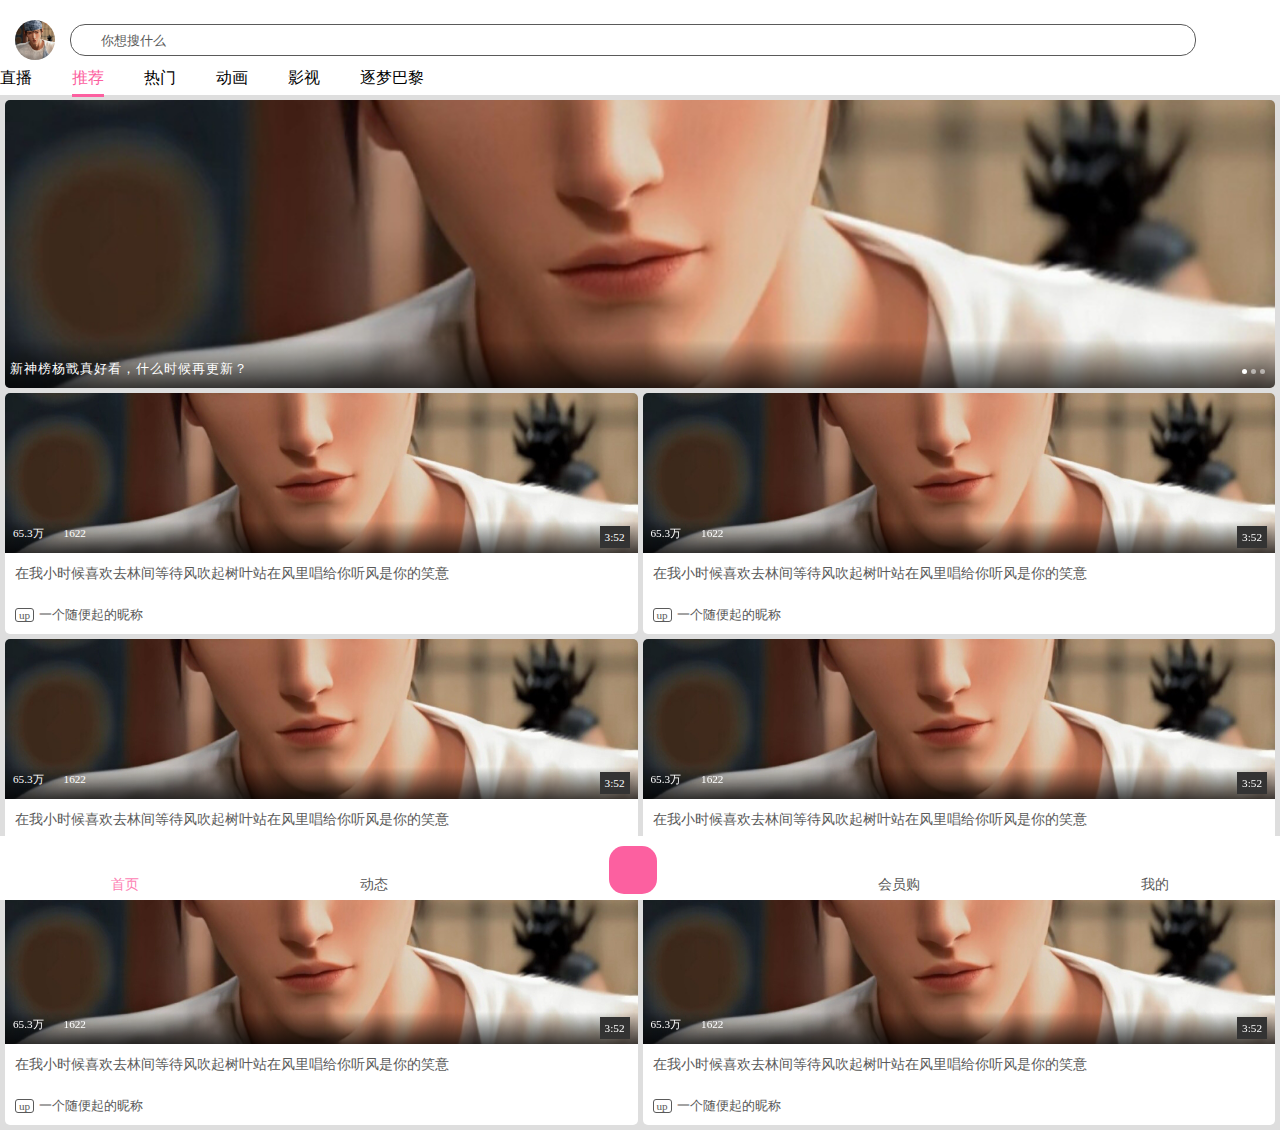
<file: index.html>
<!DOCTYPE html>
<html lang="en">

<head>
  <meta charset="UTF-8">
  <meta name="viewport" content="width=device-width, initial-scale=1.0">
  <title>video website</title>
  <link rel="stylesheet" href="https://cdnjs.cloudflare.com/ajax/libs/font-awesome/6.6.0/css/all.min.css"
    integrity="sha512-Kc323vGBEqzTmouAECnVceyQqyqdsSiqLQISBL29aUW4U/M7pSPA/gEUZQqv1cwx4OnYxTxve5UMg5GT6L4JJg=="
    crossorigin="anonymous" referrerpolicy="no-referrer" />
  <link rel="stylesheet" href="./css/style.css">
</head>

<body>
  <nav class="nav index-nav grid">
    <div class="nav-center grid">
      <div class="nav-left">
        <div class="user-img nav-img">
          <img src="./image/pic.jpg" alt="">
        </div>
      </div>
      <div class="nav-middle relative">
        <i class="icon-left fa-solid fa-magnifying-glass"></i>
        <input type="text" placeholder="你想搜什么">
      </div>
      <div class="nav-right flex">
        <i class="fa-solid fa-gamepad"></i>
        <i class="fa-solid fa-envelope"></i>
      </div>
    </div>
  </nav>
  <div class="option-sticky-container sticky">
    <div class="page-option-container relative">
      <ul class="page-options flex">
        <li class="page-option">直播</li>
        <li class="page-option selected">推荐</li>
        <li class="page-option">热门</li>
        <li class="page-option">动画</li>
        <li class="page-option">影视</li>
        <li class="page-option">逐梦巴黎</li>
        <!-- <li class="page-option">仙侠夜</li> -->
      </ul>
      <div class="option-right flex"><i class="fa-solid fa-bars"></i></div>
    </div>
  </div>

  <main class="index">
    <!-- 轮播图 -->
    <div class="carousel-container relative">
      <div class="carousel-img relative"><img src="./image/pic.jpg" alt="">
        <div class="carousel-footer flex">
          <p class="carousel-text">新神榜杨戬真好看，什么时候再更新？</p>
        </div>
      </div>
      <div class="carousel-circle">
        <a class="selected" href=""></a>
        <a href=""></a>
        <a href=""></a>
      </div>
    </div>
    <div class="videos-container grid">
      <!-- single item -->
      <a href="./video.html">
        <article class="video-card">
          <div class="video-img relative">
            <img src="./image/pic.jpg" alt="">
            <div class="video-play-info flex">
              <div class="video-play-left">
                <span class="play-num"><i class="fa-solid fa-circle-play"></i> 65.3万</span>
                <span class="bullet-num"><i class="fa-solid fa-list"></i> 1622</span>
              </div>
              <div class="video-play-right">
                <span class="video-length">3:52</span>
              </div>
            </div>
          </div>
          <div class="video-intro">
            <div class="video-title">
              <p class="title-text">在我小时候喜欢去林间等待风吹起树叶站在风里唱给你听风是你的笑意</p>
            </div>
            <div class="video-card-footer flex">
              <div class="card-footer-left flex">
                <div class="status up"><span>up</span></div>
                <div class="publisher"><span>一个随便起的昵称</span></div>
              </div>
              <div class="card-footer-right">
                <i class="fa-solid fa-ellipsis-vertical"></i>
              </div>
            </div>
          </div>
        </article>
      </a>
      <!-- end of single item -->
      <!-- single item -->
      <a href="./video.html">
        <article class="video-card">
          <div class="video-img relative">
            <img src="./image/pic.jpg" alt="">
            <div class="video-play-info flex">
              <div class="video-play-left">
                <span class="play-num"><i class="fa-solid fa-circle-play"></i> 65.3万</span>
                <span class="bullet-num"><i class="fa-solid fa-list"></i> 1622</span>
              </div>
              <div class="video-play-right">
                <span class="video-length">3:52</span>
              </div>
            </div>
          </div>
          <div class="video-intro">
            <div class="video-title">
              <p class="title-text">在我小时候喜欢去林间等待风吹起树叶站在风里唱给你听风是你的笑意</p>
            </div>
            <div class="video-card-footer flex">
              <div class="card-footer-left flex">
                <div class="status up"><span>up</span></div>
                <div class="publisher"><span>一个随便起的昵称</span></div>
              </div>
              <div class="card-footer-right">
                <i class="fa-solid fa-ellipsis-vertical"></i>
              </div>
            </div>
          </div>
        </article>
      </a>
      <!-- end of single item -->
      <!-- single item -->
      <a href="./video.html">
        <article class="video-card">
          <div class="video-img relative">
            <img src="./image/pic.jpg" alt="">
            <div class="video-play-info flex">
              <div class="video-play-left">
                <span class="play-num"><i class="fa-solid fa-circle-play"></i> 65.3万</span>
                <span class="bullet-num"><i class="fa-solid fa-list"></i> 1622</span>
              </div>
              <div class="video-play-right">
                <span class="video-length">3:52</span>
              </div>
            </div>
          </div>
          <div class="video-intro">
            <div class="video-title">
              <p class="title-text">在我小时候喜欢去林间等待风吹起树叶站在风里唱给你听风是你的笑意</p>
            </div>
            <div class="video-card-footer flex">
              <div class="card-footer-left flex">
                <div class="status up"><span>up</span></div>
                <div class="publisher"><span>一个随便起的昵称</span></div>
              </div>
              <div class="card-footer-right">
                <i class="fa-solid fa-ellipsis-vertical"></i>
              </div>
            </div>
          </div>
        </article>
      </a>
      <!-- end of single item -->
      <!-- single item -->
      <a href="./video.html">
        <article class="video-card">
          <div class="video-img relative">
            <img src="./image/pic.jpg" alt="">
            <div class="video-play-info flex">
              <div class="video-play-left">
                <span class="play-num"><i class="fa-solid fa-circle-play"></i> 65.3万</span>
                <span class="bullet-num"><i class="fa-solid fa-list"></i> 1622</span>
              </div>
              <div class="video-play-right">
                <span class="video-length">3:52</span>
              </div>
            </div>
          </div>
          <div class="video-intro">
            <div class="video-title">
              <p class="title-text">在我小时候喜欢去林间等待风吹起树叶站在风里唱给你听风是你的笑意</p>
            </div>
            <div class="video-card-footer flex">
              <div class="card-footer-left flex">
                <div class="status up"><span>up</span></div>
                <div class="publisher"><span>一个随便起的昵称</span></div>
              </div>
              <div class="card-footer-right">
                <i class="fa-solid fa-ellipsis-vertical"></i>
              </div>
            </div>
          </div>
        </article>
      </a>
      <!-- end of single item -->
      <!-- single item -->
      <a href="./video.html">
        <article class="video-card">
          <div class="video-img relative">
            <img src="./image/pic.jpg" alt="">
            <div class="video-play-info flex">
              <div class="video-play-left">
                <span class="play-num"><i class="fa-solid fa-circle-play"></i> 65.3万</span>
                <span class="bullet-num"><i class="fa-solid fa-list"></i> 1622</span>
              </div>
              <div class="video-play-right">
                <span class="video-length">3:52</span>
              </div>
            </div>
          </div>
          <div class="video-intro">
            <div class="video-title">
              <p class="title-text">在我小时候喜欢去林间等待风吹起树叶站在风里唱给你听风是你的笑意</p>
            </div>
            <div class="video-card-footer flex">
              <div class="card-footer-left flex">
                <div class="status up"><span>up</span></div>
                <div class="publisher"><span>一个随便起的昵称</span></div>
              </div>
              <div class="card-footer-right">
                <i class="fa-solid fa-ellipsis-vertical"></i>
              </div>
            </div>
          </div>
        </article>
      </a>
      <!-- end of single item -->
      <!-- single item -->
      <a href="./video.html">
        <article class="video-card">
          <div class="video-img relative">
            <img src="./image/pic.jpg" alt="">
            <div class="video-play-info flex">
              <div class="video-play-left">
                <span class="play-num"><i class="fa-solid fa-circle-play"></i> 65.3万</span>
                <span class="bullet-num"><i class="fa-solid fa-list"></i> 1622</span>
              </div>
              <div class="video-play-right">
                <span class="video-length">3:52</span>
              </div>
            </div>
          </div>
          <div class="video-intro">
            <div class="video-title">
              <p class="title-text">在我小时候喜欢去林间等待风吹起树叶站在风里唱给你听风是你的笑意</p>
            </div>
            <div class="video-card-footer flex">
              <div class="card-footer-left flex">
                <div class="status up"><span>up</span></div>
                <div class="publisher"><span>一个随便起的昵称</span></div>
              </div>
              <div class="card-footer-right">
                <i class="fa-solid fa-ellipsis-vertical"></i>
              </div>
            </div>
          </div>
        </article>
      </a>
      <!-- end of single item -->

    </div>
  </main>
  <footer class="footer">
    <div class="footer-center">
      <a href="./index.html">
        <div class="footer-icon side-icon selected">
          <i class="fa-solid fa-house"></i>
          <span class="footer-text">首页</span>
        </div>
      </a>
      <a href="./trend.html">
        <div class="footer-icon side-icon">
          <i class="fa-solid fa-newspaper"></i>
          <span class="footer-text">动态</span>
        </div>
      </a>
      <div class="footer-icon center-icon">
        <i class="fa-solid fa-plus"></i>
      </div>
      <a href="./purchase.html">
        <div class="footer-icon side-icon">
          <i class="fa-solid fa-bag-shopping"></i>
          <span class="footer-text">会员购</span>
        </div>
      </a>
      <a href="./mine.html">
        <div class="footer-icon side-icon">
          <i class="fa-solid fa-tv"></i>
          <span class="footer-text">我的</span>
        </div>
      </a>
    </div>
  </footer>
</body>

</html>
</file>
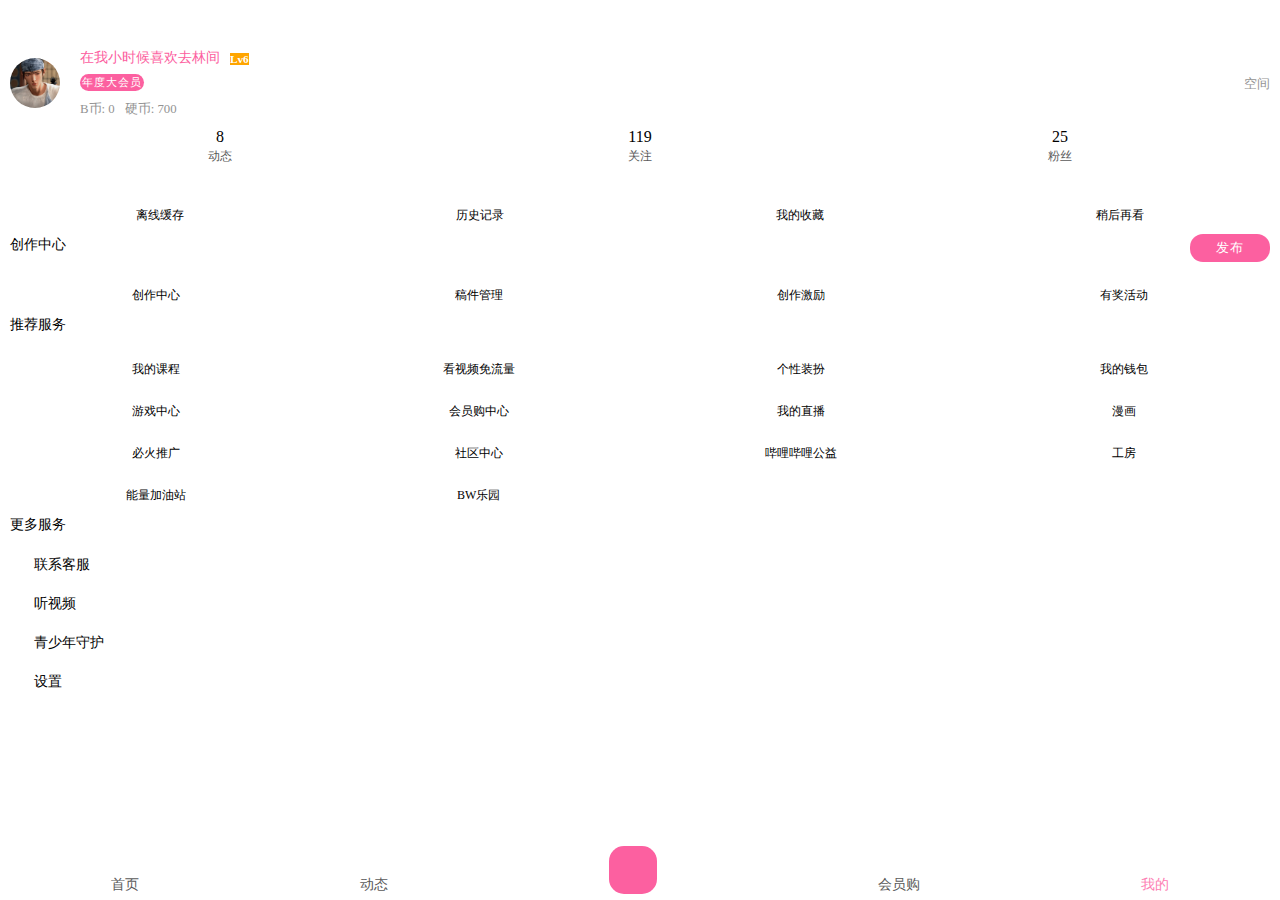
<file: mine.html>
<!DOCTYPE html>
<html lang="en">

<head>
  <meta charset="UTF-8">
  <meta name="viewport" content="width=device-width, initial-scale=1.0">
  <title>video website</title>
  <link rel="stylesheet" href="https://cdnjs.cloudflare.com/ajax/libs/font-awesome/6.6.0/css/all.min.css"
    integrity="sha512-Kc323vGBEqzTmouAECnVceyQqyqdsSiqLQISBL29aUW4U/M7pSPA/gEUZQqv1cwx4OnYxTxve5UMg5GT6L4JJg=="
    crossorigin="anonymous" referrerpolicy="no-referrer" />
  <link rel="stylesheet" href="./css/style.css">
</head>

<body>
  <div class="mine fixed-container relative">
    <div class="fixed">
      <nav class="nav mine-nav">
        <div class="nav-center mine-nav-center flex">
          <i class="fa-solid fa-tv"></i>
          <i class="fa-solid fa-expand"></i>
          <i class="fa-solid fa-shirt"></i>
          <i class="fa-solid fa-moon"></i>
        </div>
      </nav>
      <section class="mine-user">
        <div class="mine-user-center grid">
          <div class="mine-user-top flex">
            <div class="mine-user-left flex">
              <div class="user-img mine-user-img">
                <img src="./image/pic.jpg" alt="">
              </div>
              <div class="mine-user-intro">
                <div class="user-intro-firstline flex">
                  <p class="mine-name">在我小时候喜欢去林间</p>
                  <i class="fa-solid fa-pen-to-square"></i>
                  <div class="level"><span class="level-text level-6">Lv6</span></div>
                </div>
                <div class="user-intro-secondline">
                  <span class="vip-text btn-pink-white">年度大会员</span>
                </div>
                <div class="user-intro-thirdline flex">
                  <span class="money">B币: 0</span>
                  <span class="coin">硬币: 700</span>
                </div>
              </div>
            </div>
            <div class="mine-user-right">
              <span>空间 <i class="fa-solid fa-chevron-right"></i></span>
            </div>
          </div>
          <div class="mine-user-bottom grid">
            <div class="user-bottom-column mine-trend-num">
              <p class="user-num mine-trend-num-text">8</p>
              <span class="user-num-type">动态</span>
            </div>
            <div class="user-bottom-column mine-follow-num">
              <p class="user-num mine-follow-num-text">119</p>
              <span class="user-num-type">关注</span>
            </div>
            <div class="user-bottom-column mine-follower-num">
              <p class="user-num mine-follower-num-text">25</p>
              <span class="user-num-type">粉丝</span>
            </div>
          </div>
        </div>
      </section>
    </div>
  </div>
  <main class="mine">
    <div class="video-record grid">
      <div class="video-record-card">
        <i class="fa-solid fa-download"></i>
        <span class="video-record-type">离线缓存</span>
      </div>
      <div class="video-record-card">
        <i class="fa-solid fa-clock"></i>
        <span class="video-record-type">历史记录</span>
      </div>
      <div class="video-record-card">
        <i class="fa-solid fa-star"></i>
        <span class="video-record-type">我的收藏</span>
      </div>
      <div class="video-record-card">
        <i class="fa-solid fa-play"></i>
        <span class="video-record-type">稍后再看</span>
      </div>
    </div>
    <div class="mine-main">
      <div class="optional">
        <div class="mine-optional-title optional-title">
          <div class="optional-title-center mine-title-center">
            <p class="title-text">创作中心</p>
            <button class="title-right btn-pink-white createcenter-title-btn"><i class="fa-solid fa-upload"></i>
              发布</button>
          </div>
        </div>
        <div class="mine-optional-content optional-content createcenter-content">
          <div class="mine-optional-content-center optional-content-center four-column createcenter-content-center">
            <!-- single card -->
            <div class="mine-optional-card optional-card grid">
              <i class="fa-solid fa-lightbulb"></i>
              <span class="mine-optional-type optional-type">创作中心</span>
            </div>
            <!-- end of single card -->
          </div>
        </div>
      </div>
      <div class="optional">
        <div class="mine-optional-title optional-title">
          <div class="optional-title-center mine-title-center">
            <p class="title-text">推荐服务</p>
          </div>
        </div>
        <div class="mine-optional-content optional-content recommend-content">
          <div class="mine-optional-content-center optional-content-center four-column recommend-content-center">
            <!-- single card -->
            <div class="mine-optional-card optional-card grid">
              <i class="fa-solid fa-lightbulb"></i>
              <span class="mine-optional-type optional-type">创作中心</span>
            </div>
            <!-- end of single card -->
          </div>
        </div>
      </div>
      <div class="optional">
        <div class="mine-optional-title optional-title">
          <div class="optional-title-center mine-title-center">
            <p class="title-text">更多服务</p>
          </div>
        </div>
        <div class="mine-optional-content optional-content service-content">
          <div class="mine-optional-content-center optional-content-center nogrid service-content-center">
            <!-- single card -->
            <div class="mine-optional-card optional-card flex">
              <div class="optional-card-left">
                <i class="fa-solid fa-lightbulb"></i>
                <span class="service-optional-type nogrid-optional-type">联系客服</span>
              </div>
              <div class="optional-card-right"><i class="fa-solid fa-chevron-right"></i></div>
            </div>
            <!-- end of single card -->
            <!-- single card -->
            <div class="mine-optional-card optional-card flex">
              <div class="optional-card-left">
                <i class="fa-solid fa-lightbulb"></i>
                <span class="service-optional-type nogrid-optional-type">联系客服</span>
              </div>
              <div class="optional-card-right"><i class="fa-solid fa-chevron-right"></i></div>
            </div>
            <!-- end of single card -->
            <!-- single card -->
            <div class="mine-optional-card optional-card flex">
              <div class="optional-card-left">
                <i class="fa-solid fa-lightbulb"></i>
                <span class="service-optional-type nogrid-optional-type">联系客服</span>
              </div>
              <div class="optional-card-right"><i class="fa-solid fa-chevron-right"></i></div>
            </div>
            <!-- end of single card -->
            <!-- single card -->
            <div class="mine-optional-card optional-card flex">
              <div class="optional-card-left">
                <i class="fa-solid fa-lightbulb"></i>
                <span class="service-optional-type nogrid-optional-type">联系客服</span>
              </div>
              <div class="optional-card-right"><i class="fa-solid fa-chevron-right"></i></div>
            </div>
            <!-- end of single card -->
          </div>
        </div>
      </div>
    </div>
  </main>
  <footer class="footer">
    <div class="footer-center">
      <a href="./index.html">
        <div class="footer-icon side-icon">
          <i class="fa-solid fa-house"></i>
          <span class="footer-text">首页</span>
        </div>
      </a>
      <a href="./trend.html">
        <div class="footer-icon side-icon">
          <i class="fa-solid fa-newspaper"></i>
          <span class="footer-text">动态</span>
        </div>
      </a>
      <div class="footer-icon center-icon">
        <i class="fa-solid fa-plus"></i>
      </div>
      <a href="./purchase.html">
        <div class="footer-icon side-icon">
          <i class="fa-solid fa-bag-shopping"></i>
          <span class="footer-text">会员购</span>
        </div>
      </a>
      <a href="./mine.html">
        <div class="footer-icon side-icon selected">
          <i class="fa-solid fa-tv"></i>
          <span class="footer-text">我的</span>
        </div>
      </a>
    </div>
  </footer>
  <script src="./js/data.js"></script>
  <script src="./js/mine.js"></script>
</body>

</html>
</file>
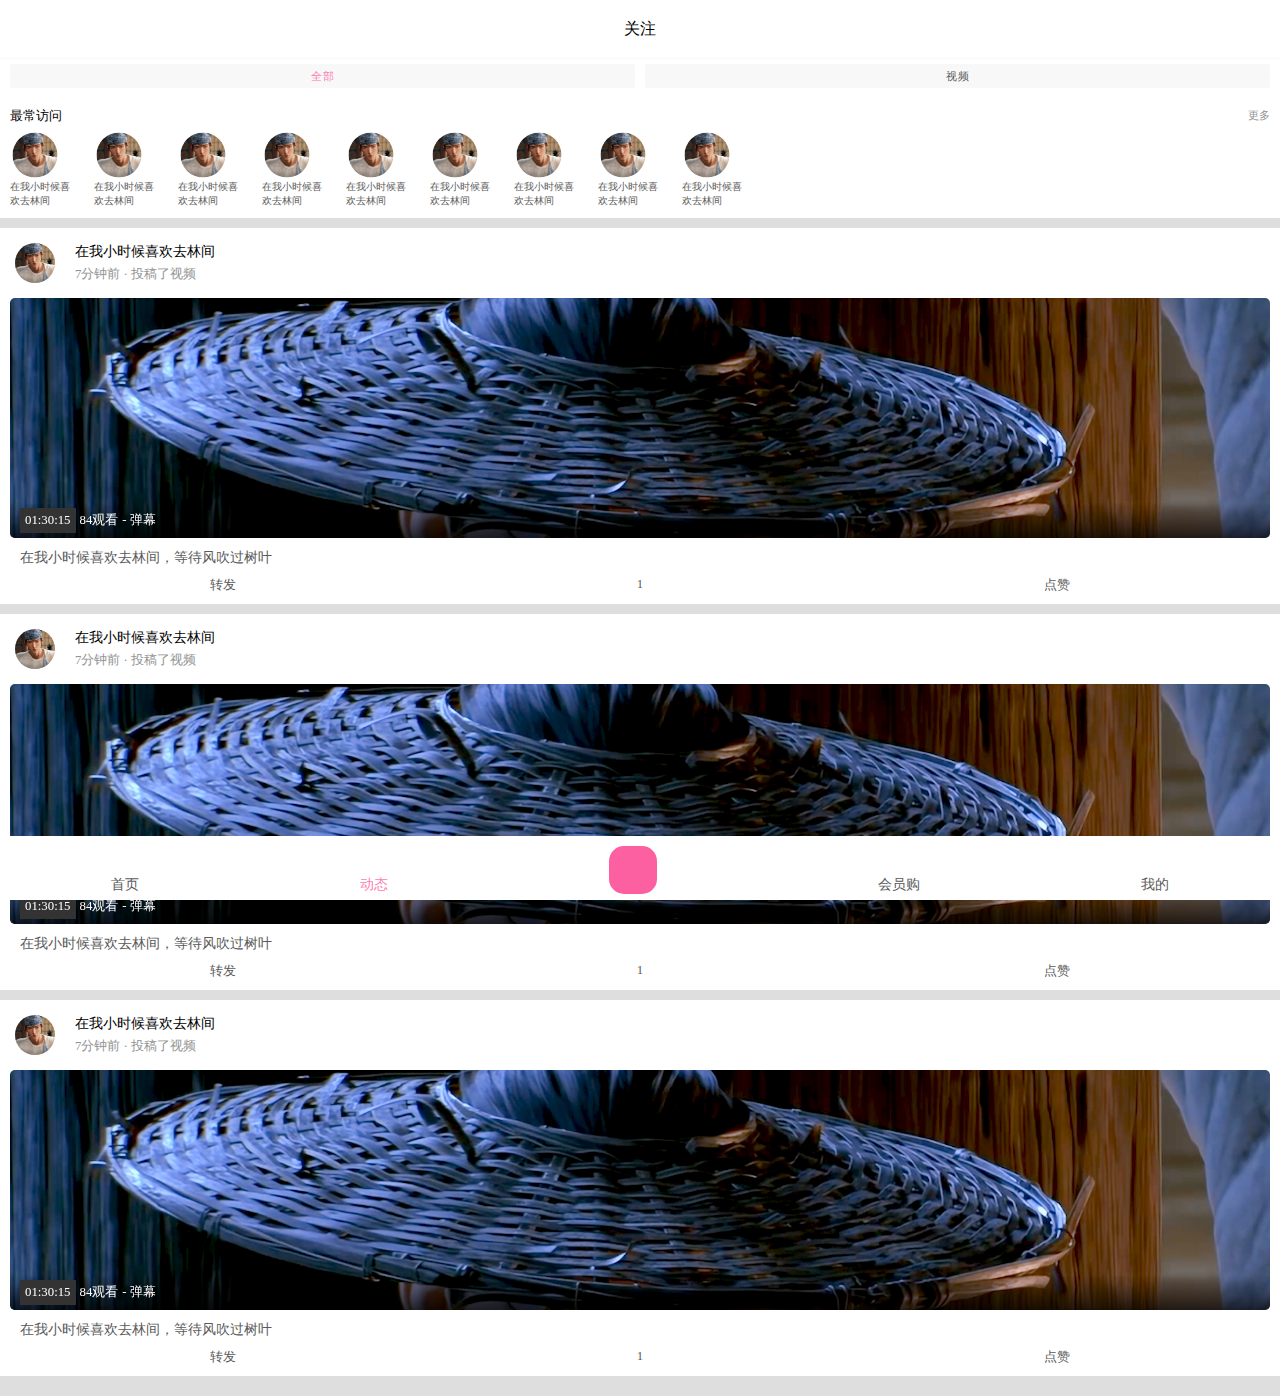
<file: trend.html>
<!DOCTYPE html>
<html lang="en">

<head>
  <meta charset="UTF-8">
  <meta name="viewport" content="width=device-width, initial-scale=1.0">
  <title>video website</title>
  <link rel="stylesheet" href="https://cdnjs.cloudflare.com/ajax/libs/font-awesome/6.6.0/css/all.min.css"
    integrity="sha512-Kc323vGBEqzTmouAECnVceyQqyqdsSiqLQISBL29aUW4U/M7pSPA/gEUZQqv1cwx4OnYxTxve5UMg5GT6L4JJg=="
    crossorigin="anonymous" referrerpolicy="no-referrer" />
  <link rel="stylesheet" href="./css/style.css">
</head>

<body>
  <nav class="nav trend-nav">
    <div class="nav-center grid">
      <div class="nav-left"></div>
      <div class="nav-middle">
        <p class="nav-text">关注</p>
      </div>
      <div class="nav-right">
        <i class="fa-solid fa-pen-to-square"></i>
      </div>
    </div>
  </nav>
  <div class="nav-options">
    <div class="options-center grid">
      <button class="btn trend-btn selected">全部</button>
      <button class="btn trend-btn">视频</button>
    </div>
  </div>
  <main class="trend">
    <!-- 最常访问 -->
    <div class="usually-visit">
      <div class="usual-visit-intro flex">
        <div class="intro-text-container">
          <p class="intro-left">
            最常访问
          </p>
        </div>
        <a href="#" class="intro-right">更多 <i class="fa-solid fa-chevron-right"></i></a>
      </div>
      <div class="usually-visit-container flex">
        <!-- single visit -->
        <article class="usually-visit-card">
          <div class="user-img visit-img">
            <img src="./image/pic.jpg" alt="">
          </div>
          <div class="selection-text">
            <p class="visit-name">在我小时候喜欢去林间
            </p>
          </div>
        </article>
        <!--end of single visit -->
        <!-- single visit -->
        <article class="usually-visit-card">
          <div class="user-img visit-img">
            <img src="./image/pic.jpg" alt="">
          </div>
          <div class="selection-text">
            <p class="visit-name">在我小时候喜欢去林间
            </p>
          </div>
        </article>
        <!--end of single visit -->
        <!-- single visit -->
        <article class="usually-visit-card">
          <div class="user-img visit-img">
            <img src="./image/pic.jpg" alt="">
          </div>
          <div class="selection-text">
            <p class="visit-name">在我小时候喜欢去林间
            </p>
          </div>
        </article>
        <!--end of single visit -->
        <!-- single visit -->
        <article class="usually-visit-card">
          <div class="user-img visit-img">
            <img src="./image/pic.jpg" alt="">
          </div>
          <div class="selection-text">
            <p class="visit-name">在我小时候喜欢去林间
            </p>
          </div>
        </article>
        <!--end of single visit -->
        <!-- single visit -->
        <article class="usually-visit-card">
          <div class="user-img visit-img">
            <img src="./image/pic.jpg" alt="">
          </div>
          <div class="selection-text">
            <p class="visit-name">在我小时候喜欢去林间
            </p>
          </div>
        </article>
        <!--end of single visit -->
        <!-- single visit -->
        <article class="usually-visit-card">
          <div class="user-img visit-img">
            <img src="./image/pic.jpg" alt="">
          </div>
          <div class="selection-text">
            <p class="visit-name">在我小时候喜欢去林间
            </p>
          </div>
        </article>
        <!--end of single visit -->
        <!-- single visit -->
        <article class="usually-visit-card">
          <div class="user-img visit-img">
            <img src="./image/pic.jpg" alt="">
          </div>
          <div class="selection-text">
            <p class="visit-name">在我小时候喜欢去林间
            </p>
          </div>
        </article>
        <!--end of single visit -->
        <!-- single visit -->
        <article class="usually-visit-card">
          <div class="user-img visit-img">
            <img src="./image/pic.jpg" alt="">
          </div>
          <div class="selection-text">
            <p class="visit-name">在我小时候喜欢去林间
            </p>
          </div>
        </article>
        <!--end of single visit -->
        <!-- single visit -->
        <article class="usually-visit-card">
          <div class="user-img visit-img">
            <img src="./image/pic.jpg" alt="">
          </div>
          <div class="selection-text">
            <p class="visit-name">在我小时候喜欢去林间
            </p>
          </div>
        </article>
        <!--end of single visit -->
      </div>
    </div>
    <!-- 动态内容 -->
    <div class="trends-container">
      <div class="trends-center">
        <!-- single card -->
        <article class="trend-card">
          <div class="trend-center">
            <div class="trend-title flex">
              <div class="trend-title-left flex">
                <div class="user-img trend-user-img">
                  <img src="./image/pic.jpg" alt="">
                </div>
                <div class="trend-title-text title-text">
                  <p class="user-name">在我小时候喜欢去林间</p>
                  <span class="trend-time">7分钟前 · 投稿了视频</span>
                </div>
              </div>
              <div class="trend-title-right">
                <i class="fa-solid fa-ellipsis-vertical"></i>
              </div>
            </div>
            <a href="./video.html">
              <div class="trend-content">
                <div class="video-container relative">
                  <video class="video-tag" muted loop>
                    <source src="./video/video.mp4" type="video/mp4" />
                  </video>
                  <div class="video-play-control flex">
                    <div class="video-control-left">
                      <span class="video-length">01:30:15</span>
                      <span class="play-num">84观看</span>
                      <span class="bullet-num">- 弹幕</span>
                    </div>
                    <div class="video-control-right">
                      <i class="fa-solid fa-play"></i>
                    </div>
                  </div>
                </div>
                <div class="video-title">
                  <p class="video-title-text">在我小时候喜欢去林间，等待风吹过树叶</p>
                </div>
              </div>
            </a>
            <div class="trend-footer flex">
              <span class="trend-footer-icon"><i class="fa-solid fa-share"></i> 转发</span>
              <span class="trend-footer-icon"><i class="fa-solid fa-comment-dots"></i> 1</span>
              <span class="trend-footer-icon"><i class="fa-solid fa-thumbs-up"></i> 点赞</span>
            </div>
          </div>
        </article>
        <!-- end of single card -->
        <!-- single card -->
        <article class="trend-card">
          <div class="trend-center">
            <div class="trend-title flex">
              <div class="trend-title-left flex">
                <div class="user-img trend-user-img">
                  <img src="./image/pic.jpg" alt="">
                </div>
                <div class="trend-title-text title-text">
                  <p class="user-name">在我小时候喜欢去林间</p>
                  <span class="trend-time">7分钟前 · 投稿了视频</span>
                </div>
              </div>
              <div class="trend-title-right">
                <i class="fa-solid fa-ellipsis-vertical"></i>
              </div>
            </div>
            <a href="./video.html">
              <div class="trend-content">
                <div class="video-container relative">
                  <video class="video-tag" muted loop>
                    <source src="./video/video.mp4" type="video/mp4" />
                  </video>
                  <div class="video-play-control flex">
                    <div class="video-control-left">
                      <span class="video-length">01:30:15</span>
                      <span class="play-num">84观看</span>
                      <span class="bullet-num">- 弹幕</span>
                    </div>
                    <div class="video-control-right">
                      <i class="fa-solid fa-play"></i>
                    </div>
                  </div>
                </div>
                <div class="video-title">
                  <p class="video-title-text">在我小时候喜欢去林间，等待风吹过树叶</p>
                </div>
              </div>
            </a>
            <div class="trend-footer flex">
              <span class="trend-footer-icon"><i class="fa-solid fa-share"></i> 转发</span>
              <span class="trend-footer-icon"><i class="fa-solid fa-comment-dots"></i> 1</span>
              <span class="trend-footer-icon"><i class="fa-solid fa-thumbs-up"></i> 点赞</span>
            </div>
          </div>
        </article>
        <!-- end of single card -->
        <!-- single card -->
        <article class="trend-card">
          <div class="trend-center">
            <div class="trend-title flex">
              <div class="trend-title-left flex">
                <div class="user-img trend-user-img">
                  <img src="./image/pic.jpg" alt="">
                </div>
                <div class="trend-title-text title-text">
                  <p class="user-name">在我小时候喜欢去林间</p>
                  <span class="trend-time">7分钟前 · 投稿了视频</span>
                </div>
              </div>
              <div class="trend-title-right">
                <i class="fa-solid fa-ellipsis-vertical"></i>
              </div>
            </div>
            <a href="./video.html">
              <div class="trend-content">
                <div class="video-container relative">
                  <video class="video-tag" muted loop>
                    <source src="./video/video.mp4" type="video/mp4" />
                  </video>
                  <div class="video-play-control flex">
                    <div class="video-control-left">
                      <span class="video-length">01:30:15</span>
                      <span class="play-num">84观看</span>
                      <span class="bullet-num">- 弹幕</span>
                    </div>
                    <div class="video-control-right">
                      <i class="fa-solid fa-play"></i>
                    </div>
                  </div>
                </div>
                <div class="video-title">
                  <p class="video-title-text">在我小时候喜欢去林间，等待风吹过树叶</p>
                </div>
              </div>
            </a>
            <div class="trend-footer flex">
              <span class="trend-footer-icon"><i class="fa-solid fa-share"></i> 转发</span>
              <span class="trend-footer-icon"><i class="fa-solid fa-comment-dots"></i> 1</span>
              <span class="trend-footer-icon"><i class="fa-solid fa-thumbs-up"></i> 点赞</span>
            </div>
          </div>
        </article>
        <!-- end of single card -->

      </div>
    </div>
  </main>
  <footer class="footer">
    <div class="footer-center">
      <a href="./index.html">
        <div class="footer-icon side-icon">
          <i class="fa-solid fa-house"></i>
          <span class="footer-text">首页</span>
        </div>
      </a>
      <a href="./trend.html">
        <div class="footer-icon side-icon selected">
          <i class="fa-solid fa-newspaper"></i>
          <span class="footer-text">动态</span>
        </div>
      </a>
      <div class="footer-icon center-icon">
        <i class="fa-solid fa-plus"></i>
      </div>
      <a href="./purchase.html">
        <div class="footer-icon side-icon">
          <i class="fa-solid fa-bag-shopping"></i>
          <span class="footer-text">会员购</span>
        </div>
      </a>
      <a href="./mine.html">
        <div class="footer-icon side-icon">
          <i class="fa-solid fa-tv"></i>
          <span class="footer-text">我的</span>
        </div>
      </a>
    </div>
  </footer>
</body>

</html>
</file>
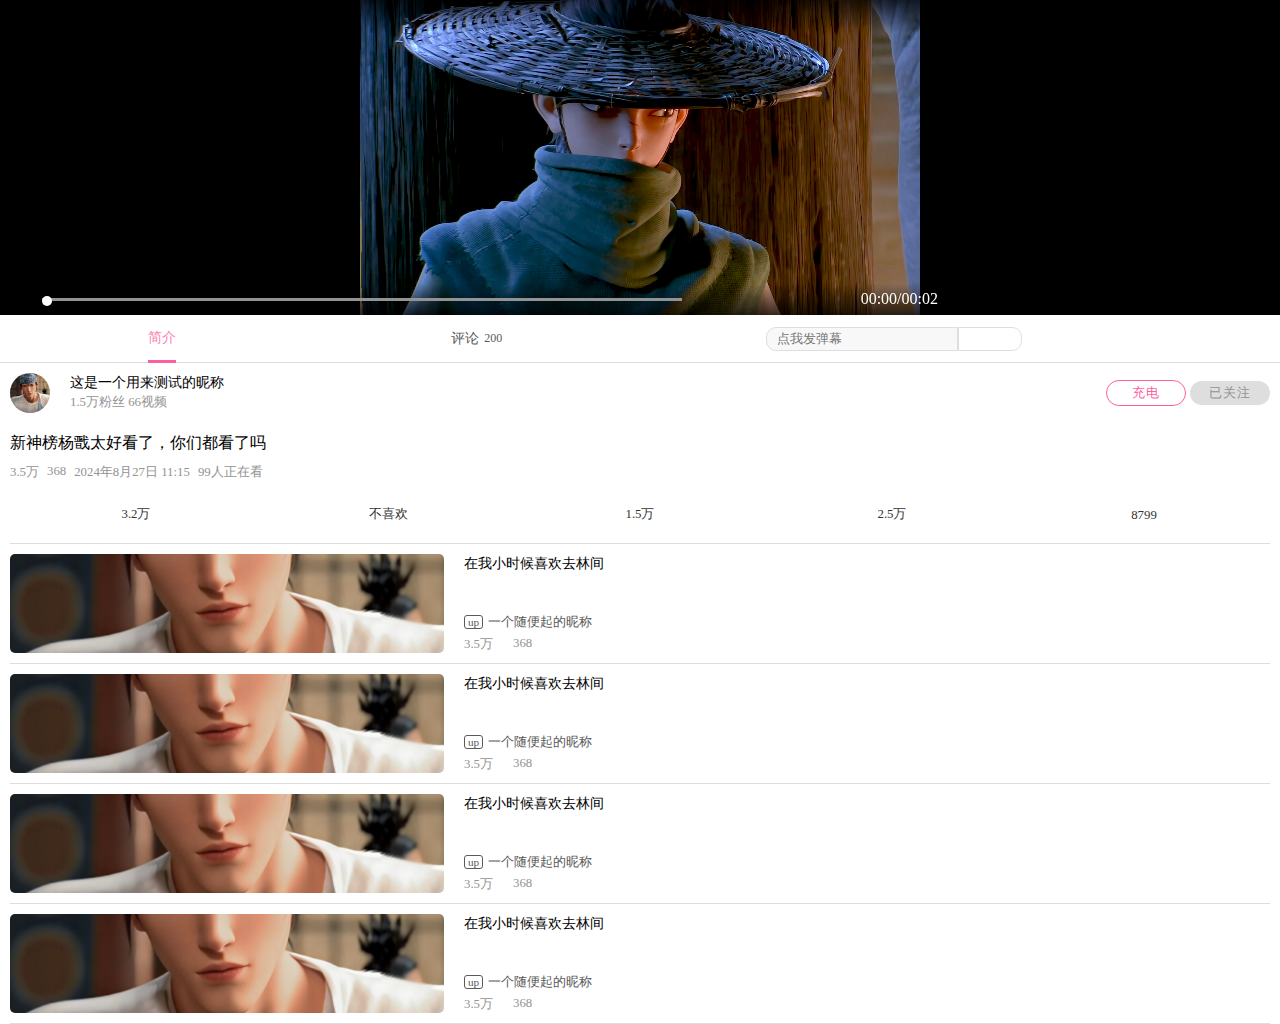
<file: video.html>
<!DOCTYPE html>
<html lang="en">

<head>
  <meta charset="UTF-8">
  <meta name="viewport" content="width=device-width, initial-scale=1.0">
  <title>video website</title>
  <link rel="stylesheet" href="https://cdnjs.cloudflare.com/ajax/libs/font-awesome/6.6.0/css/all.min.css"
    integrity="sha512-Kc323vGBEqzTmouAECnVceyQqyqdsSiqLQISBL29aUW4U/M7pSPA/gEUZQqv1cwx4OnYxTxve5UMg5GT6L4JJg=="
    crossorigin="anonymous" referrerpolicy="no-referrer" />
  <link rel="stylesheet" href="./css/style.css">
</head>

<body>
  <div class="video-play-container relative">
    <video class="video-detail">
      <source src="./video/video.mp4" type="video/mp4" />
      Sorry, your browser does not support embedded videos
    </video>
    <div class="overlay-top flex absolute">
      <div class="overlay-top-left"><a href="javascript:history.back(-1)"><i class="fa-solid fa-chevron-left"></i></a>
      </div>
      <div class="overlay-top-right flex">
        <i class="fa-solid fa-headphones"></i>
        <i class="fa-solid fa-minimize"></i>
        <i class="fa-solid fa-tv"></i>
        <i class="fa-solid fa-ellipsis-vertical"></i>
      </div>
    </div>
    <div class="overlay-center absolute"><i class="fa-solid fa-music"></i></div>
    <div class="overlay-bottom grid absolute">
      <div class="overlay-bottom-left paused">
        <i class="video-play-icon fa-solid fa-play none"></i>
        <i class="video-pause-icon fa-solid fa-pause"></i>

      </div>
      <div class="overlay-bottom-middle flex">
        <div class="progress-bar-parent">
          <div class="progress-bar"></div>
          <div class="progress-icon"></div>
        </div>
        <div class="video-time">
          <span class="video-time-text">00:00/00:00</span>
        </div>
      </div>
      <div class="overlay-bottom-right flex">
        <i class="fa-solid fa-expand"></i>
        <i class="fa-solid fa-square"></i>
      </div>
    </div>
  </div>
  <div class="intro-container">
    <nav class="video-intro-nav">
      <div class="video-intro-nav-center flex">
        <div class="video-nav-left flex">
          <div class="video-nav-list nav-intro-btn selected"><span>简介</span></div>
          <div class="video-nav-list nav-comment-btn"><span>评论 </span><span class="comment-num">200</span>
          </div>
        </div>
        <div class="video-nav-right flex">
          <input class="danmu-input" type="text" placeholder="点我发弹幕">
          <button class="danmu-btn btn"><i class="fa-solid fa-square"></i></button>
        </div>
      </div>
    </nav>
    <div class="video-bottom-block-container">
      <div class="video-detail-container">
        <div class="video-profile-container">
          <div class="video-profile-user flex">
            <div class="video-user-left flex">
              <div class="user-img video-user-img">
                <img src="./image/pic.jpg" alt="">
              </div>
              <div class="user-intro-text">
                <p class="video-user-name">这是一个用来测试的昵称</p>
                <span class="video-user-num">1.5万粉丝 66视频</span>
              </div>
            </div>
            <div class="video-user-right">
              <button class="btn charging"><i class="fa-solid fa-bolt"></i> 充电</button>
              <button class="btn following"><i class="fa-solid fa-bars"></i> 已关注</button>
            </div>
          </div>
          <div class="video-profile-intro">
            <div class="video-profile-title flex">
              <div class="video-profile-title-left">
                <p class="video-profile-title-text">新神榜杨戬太好看了，你们都看了吗</p>
              </div>
              <div class="video-profile-title-right"><i class="fa-solid fa-chevron-down"></i></div>
            </div>
            <div class="video-profile-play">
              <span><i class="fa-solid fa-circle-play"></i>3.5万</span>
              <span><i class="fa-solid fa-list"></i>368</span>
              <span>2024年8月27日 11:15</span>
              <span><i class="fa-solid fa-user"></i>99人正在看</span>
            </div>
            <div class="video-profile-icons grid">
              <div class="video-profile-icon-card">
                <i class="fa-solid fa-download"></i>
                <span class="video-profile-icon-type">离线缓存</span>
              </div>
            </div>
            <div class="video-page-tag"></div>
            <div class="video-recommend-container">
              <!-- single card -->
              <article class="video-page-recommend-card">
                <div class="video-recommend-img">
                  <img src="./image/pic.jpg" alt="">
                </div>
                <div class="video-recommend-text">
                  <p class="video-recommend-title">在我小时候喜欢去林间</p>
                  <div class="video-recommend-pub flex">
                    <div class="status up"><span>up</span></div>
                    <div class="publisher"><span>一个随便起的昵称</span></div>
                  </div>
                  <div class="video-recommend-card-footer flex">
                    <div class="video-recommend-play">
                      <span><i class="fa-solid fa-circle-play"></i> 3.5万</span>
                      <span><i class="fa-solid fa-list"></i> 368</span>
                    </div>
                    <i class="fa-solid fa-ellipsis-vertical"></i>
                  </div>
                </div>
              </article>
              <!-- end of single card -->
              <!-- single card -->
              <article class="video-page-recommend-card">
                <div class="video-recommend-img">
                  <img src="./image/pic.jpg" alt="">
                </div>
                <div class="video-recommend-text">
                  <p class="video-recommend-title">在我小时候喜欢去林间</p>
                  <div class="video-recommend-pub flex">
                    <div class="status up"><span>up</span></div>
                    <div class="publisher"><span>一个随便起的昵称</span></div>
                  </div>
                  <div class="video-recommend-card-footer flex">
                    <div class="video-recommend-play">
                      <span><i class="fa-solid fa-circle-play"></i> 3.5万</span>
                      <span><i class="fa-solid fa-list"></i> 368</span>
                    </div>
                    <i class="fa-solid fa-ellipsis-vertical"></i>
                  </div>
                </div>
              </article>
              <!-- end of single card -->
              <!-- single card -->
              <article class="video-page-recommend-card">
                <div class="video-recommend-img">
                  <img src="./image/pic.jpg" alt="">
                </div>
                <div class="video-recommend-text">
                  <p class="video-recommend-title">在我小时候喜欢去林间</p>
                  <div class="video-recommend-pub flex">
                    <div class="status up"><span>up</span></div>
                    <div class="publisher"><span>一个随便起的昵称</span></div>
                  </div>
                  <div class="video-recommend-card-footer flex">
                    <div class="video-recommend-play">
                      <span><i class="fa-solid fa-circle-play"></i> 3.5万</span>
                      <span><i class="fa-solid fa-list"></i> 368</span>
                    </div>
                    <i class="fa-solid fa-ellipsis-vertical"></i>
                  </div>
                </div>
              </article>
              <!-- end of single card -->
              <!-- single card -->
              <article class="video-page-recommend-card">
                <div class="video-recommend-img">
                  <img src="./image/pic.jpg" alt="">
                </div>
                <div class="video-recommend-text">
                  <p class="video-recommend-title">在我小时候喜欢去林间</p>
                  <div class="video-recommend-pub flex">
                    <div class="status up"><span>up</span></div>
                    <div class="publisher"><span>一个随便起的昵称</span></div>
                  </div>
                  <div class="video-recommend-card-footer flex">
                    <div class="video-recommend-play">
                      <span><i class="fa-solid fa-circle-play"></i> 3.5万</span>
                      <span><i class="fa-solid fa-list"></i> 368</span>
                    </div>
                    <i class="fa-solid fa-ellipsis-vertical"></i>
                  </div>
                </div>
              </article>
              <!-- end of single card -->
            </div>
          </div>
        </div>
      </div>
      <div class="video-comment-block-container none">
        <div class="comment-block-container-center">
          <div class="video-comments-screen flex">
            <p class="comments-screen-left">热门评论</p>
            <span class="comments-screen-right"><i class="fa-solid fa-bars"></i> 按热度</span>
          </div>
          <div class="video-comments-container">
            <!-- single card -->
            <article class="video-comment-card">
              <div class="user-img comment-user-img ">
                <img src="./image/pic.jpg" alt="">
                <div class="user-img-identity vip">
                  <span class="identity-text">大</span>
                </div>
              </div>
              <div class="comment-card-right">
                <div class="comment-user-intro">
                  <div class="comment-user-name-row">
                    <p class="comment-user-name vip">不愿透露姓名的木姓赏银捕手</p>
                    <span class="level-text level-6">Lv6</span>
                  </div>

                  <div class="comment-user-time">
                    <span>13小时前</span>
                    <span>IP属地：蓬莱</span>
                  </div>

                </div>
                <div class="comment-content">
                  <p>沉香真可爱，是谁家小孩这么漂亮呀</p>
                </div>
                <div class="comment-card-footer flex">
                  <div class="comment-card-footer-left flex">
                    <span><i class="fa-solid fa-thumbs-up"></i> 3.5万</span>
                    <span><i class="fa-solid fa-thumbs-down"></i> </span>
                    <span><i class="fa-solid fa-share"></i> </span>
                    <span><i class="fa-solid fa-comment"></i> </span>
                  </div>
                  <i class="fa-solid fa-ellipsis-vertical"></i>
                </div>
              </div>
            </article>
            <!-- end of single card -->
            <!-- single card -->
            <article class="video-comment-card">
              <div class="user-img comment-user-img ">
                <img src="./image/pic.jpg" alt="">
                <div class="user-img-identity vip">
                  <span class="identity-text">大</span>
                </div>
              </div>
              <div class="comment-card-right">
                <div class="comment-user-intro">
                  <div class="comment-user-name-row">
                    <p class="comment-user-name vip">不愿透露姓名的木姓赏银捕手</p>
                    <span class="level-text level-6">Lv6</span>
                  </div>

                  <div class="comment-user-time">
                    <span>13小时前</span>
                    <span>IP属地：蓬莱</span>
                  </div>

                </div>
                <div class="comment-content">
                  <p>沉香真可爱，是谁家小孩这么漂亮呀</p>
                </div>
                <div class="comment-card-footer flex">
                  <div class="comment-card-footer-left flex">
                    <span><i class="fa-solid fa-thumbs-up"></i> 3.5万</span>
                    <span><i class="fa-solid fa-thumbs-down"></i> </span>
                    <span><i class="fa-solid fa-share"></i> </span>
                    <span><i class="fa-solid fa-comment"></i> </span>
                  </div>
                  <i class="fa-solid fa-ellipsis-vertical"></i>
                </div>
              </div>
            </article>
            <!-- end of single card -->
            <!-- single card -->
            <article class="video-comment-card">
              <div class="user-img comment-user-img ">
                <img src="./image/pic.jpg" alt="">
                <div class="user-img-identity vip">
                  <span class="identity-text">大</span>
                </div>
              </div>
              <div class="comment-card-right">
                <div class="comment-user-intro">
                  <div class="comment-user-name-row">
                    <p class="comment-user-name vip">不愿透露姓名的木姓赏银捕手</p>
                    <span class="level-text level-6">Lv6</span>
                  </div>

                  <div class="comment-user-time">
                    <span>13小时前</span>
                    <span>IP属地：蓬莱</span>
                  </div>

                </div>
                <div class="comment-content">
                  <p>沉香真可爱，是谁家小孩这么漂亮呀</p>
                </div>
                <div class="comment-card-footer flex">
                  <div class="comment-card-footer-left flex">
                    <span><i class="fa-solid fa-thumbs-up"></i> 3.5万</span>
                    <span><i class="fa-solid fa-thumbs-down"></i> </span>
                    <span><i class="fa-solid fa-share"></i> </span>
                    <span><i class="fa-solid fa-comment"></i> </span>
                  </div>
                  <i class="fa-solid fa-ellipsis-vertical"></i>
                </div>
              </div>
            </article>
            <!-- end of single card -->
            <!-- single card -->
            <article class="video-comment-card">
              <div class="user-img comment-user-img ">
                <img src="./image/pic.jpg" alt="">
                <div class="user-img-identity vip">
                  <span class="identity-text">大</span>
                </div>
              </div>
              <div class="comment-card-right">
                <div class="comment-user-intro">
                  <div class="comment-user-name-row">
                    <p class="comment-user-name vip">不愿透露姓名的木姓赏银捕手</p>
                    <span class="level-text level-6">Lv6</span>
                  </div>

                  <div class="comment-user-time">
                    <span>13小时前</span>
                    <span>IP属地：蓬莱</span>
                  </div>

                </div>
                <div class="comment-content">
                  <p>沉香真可爱，是谁家小孩这么漂亮呀</p>
                </div>
                <div class="comment-card-footer flex">
                  <div class="comment-card-footer-left flex">
                    <span><i class="fa-solid fa-thumbs-up"></i> 3.5万</span>
                    <span><i class="fa-solid fa-thumbs-down"></i> </span>
                    <span><i class="fa-solid fa-share"></i> </span>
                    <span><i class="fa-solid fa-comment"></i> </span>
                  </div>
                  <i class="fa-solid fa-ellipsis-vertical"></i>
                </div>
              </div>
            </article>
            <!-- end of single card -->
            <!-- single card -->
            <article class="video-comment-card">
              <div class="user-img comment-user-img ">
                <img src="./image/pic.jpg" alt="">
                <div class="user-img-identity vip">
                  <span class="identity-text">大</span>
                </div>
              </div>
              <div class="comment-card-right">
                <div class="comment-user-intro">
                  <div class="comment-user-name-row">
                    <p class="comment-user-name vip">不愿透露姓名的木姓赏银捕手</p>
                    <span class="level-text level-6">Lv6</span>
                  </div>

                  <div class="comment-user-time">
                    <span>13小时前</span>
                    <span>IP属地：蓬莱</span>
                  </div>

                </div>
                <div class="comment-content">
                  <p>沉香真可爱，是谁家小孩这么漂亮呀</p>
                </div>
                <div class="comment-card-footer flex">
                  <div class="comment-card-footer-left flex">
                    <span><i class="fa-solid fa-thumbs-up"></i> 3.5万</span>
                    <span><i class="fa-solid fa-thumbs-down"></i> </span>
                    <span><i class="fa-solid fa-share"></i> </span>
                    <span><i class="fa-solid fa-comment"></i> </span>
                  </div>
                  <i class="fa-solid fa-ellipsis-vertical"></i>
                </div>
              </div>
            </article>
            <!-- end of single card -->
            <!-- single card -->
            <article class="video-comment-card">
              <div class="user-img comment-user-img ">
                <img src="./image/pic.jpg" alt="">
                <div class="user-img-identity vip">
                  <span class="identity-text">大</span>
                </div>
              </div>
              <div class="comment-card-right">
                <div class="comment-user-intro">
                  <div class="comment-user-name-row">
                    <p class="comment-user-name vip">不愿透露姓名的木姓赏银捕手</p>
                    <span class="level-text level-6">Lv6</span>
                  </div>

                  <div class="comment-user-time">
                    <span>13小时前</span>
                    <span>IP属地：蓬莱</span>
                  </div>

                </div>
                <div class="comment-content">
                  <p>沉香真可爱，是谁家小孩这么漂亮呀</p>
                </div>
                <div class="comment-card-footer flex">
                  <div class="comment-card-footer-left flex">
                    <span><i class="fa-solid fa-thumbs-up"></i> 3.5万</span>
                    <span><i class="fa-solid fa-thumbs-down"></i> </span>
                    <span><i class="fa-solid fa-share"></i> </span>
                    <span><i class="fa-solid fa-comment"></i> </span>
                  </div>
                  <i class="fa-solid fa-ellipsis-vertical"></i>
                </div>
              </div>
            </article>
            <!-- end of single card -->
          </div>
        </div>
        <div class="comment-block-container-footer">
          <input class="comment-input" type="text" placeholder="你猜我在评论区等待谁？">
          <button class="comment-btn"><i class="fa-solid fa-face-smile"></i></button>
        </div>
      </div>
    </div>
  </div>

  <script src="./js/data.js"></script>
  <script src="./js/video.js"></script>
</body>

</html>
</file>
<file: css/style.css>
/*
=============== 
Global Styles
===============
*/
:root {
  --clr-transparent: rgba(0, 0, 0, 0);
  --clr-grey-0: #f8f8f8;
  --clr-grey-1: #dedede;
  --clr-grey-2: #cccccc;
  --clr-grey-3: #b9b9b9;
  --clr-grey-4: #a6a6a6;
  --clr-grey-5: #939393;
  --clr-grey-6: #808080;
  --clr-grey-7: #6d6d6d;
  --clr-grey-8: #5a5a5a;
  --clr-grey-9: #464646;
  --clr-grey-10: #333333;
  --clr-pink-1: #fedfec;
  --clr-pink-2: #febfd9;
  --clr-pink-3: #fda0c6;
  --clr-pink-4: #fd80b3;
  --clr-pink-5: #fc60a0;
  --clr-pink-6: #ca4d80;
  --clr-pink-7: #973a60;
  --clr-pink-8: #652640;
  --clr-pink-9: #321320;
  --clr-blue-0: #e2e9f8;
  --clr-blue-1: #d0dbf3;
  --clr-blue-2: #bfceef;
  --clr-blue-3: #adc1ea;
  --clr-blue-4: #9cb3e6;
  --clr-blue-5: #8aa6e1;
  --clr-blue-6: #758dbf;
  --clr-blue-7: #61749e;
  --clr-blue-8: #4c5b7c;
  --clr-blue-9: #37425a;
  --clr-white: #fff;
  --clr-black: black;
  --clr-grey: grey;
  --clr-purple: #6717cf;
  --clr-link-blue: #3681ad;
  --clr-gold: gold;
  --clr-orange: orange;
  --clr-identity-blue: #3460e7;
  --clr-identity-red: #ff3819;
  --clr-mark-bg-red: rgba(255, 56, 25, 0.1);
  --clr-mark-bg-gold: rgba(255, 215, 0, 0.1);
  --clr-mark-bg-orange: rgba(255, 165, 0, 0.1);
  --clr-mark-bg-blue: rgba(52, 96, 231, 0.1);
  --clr-bg-black: rgba(0, 0, 0, 0.1);
  --clr-bg-black-darker: rgba(0, 0, 0, 0.7);

  --clr-carousel-dot: rgba(255, 255, 255, 0.5);
  --clr-font: var(--clr-grey-10);
  --card-two-columns-width: 48vw;
  --two-columns-divider-width: 2vw;
  --width-nav-icons: 3.5rem;
  --border-of-identity-icon: solid 1px var(--clr-white);
  --border-bottom-selected-nav: solid 3px var(--clr-pink-5);
  --border-normal-grey: solid 1px var(--clr-grey-8);
  --border-thin-grey: solid 1px var(--clr-grey-1);
  --border-thin-pink: solid 1px var(--clr-pink-5);
  --border-extreme-thin-grey: solid 1px var(--clr-grey-0);
  --linear-gradient-black: linear-gradient(
    rgba(0, 0, 0, 0),
    rgba(0, 0, 0, 0.7)
  );
  --linear-gradient-black-reverse: linear-gradient(
    rgba(0, 0, 0, 0.7),
    rgba(0, 0, 0, 0)
  );
  /* --small-word-space: 1px; */
  --small-letter-space: 1px;
}

* {
  margin: 0;
  padding: 0;
  box-sizing: border-box;
}
body::-webkit-scrollbar {
  display: none;
}
a {
  color: var(--clr-grey-8);
  text-decoration: none;
}
a:visited {
  color: var(--clr-grey-8);
}
li {
  list-style: none;
}
img {
  width: 100%;
  height: 100%;
  object-fit: cover;
}
.pink {
  background-color: var(--clr-pink-5);
}
/* style class */
.relative {
  position: relative;
}
.absolute {
  position: absolute;
}
.fixed {
  position: fixed;
  width: 100%;
}
.sticky {
  position: sticky;
}
.flex {
  display: flex;
}
.grid {
  display: grid;
}
.two-column {
  grid-template-columns: repeat(2, 1fr);
}
.two-row {
  grid-template-rows: repeat(2, 1fr);
}
.user-img {
  height: 50px;
  width: 50px;
  position: relative;
}
.user-img img {
  border-radius: 50%;
}
.user-img-identity {
  position: absolute;
  bottom: 0;
  right: 0;
  border-radius: 50%;
  height: 1rem;
  width: 1rem;
  display: flex;
  justify-content: center;
  align-items: center;
  border: var(--border-of-identity-icon);
}

.user-img-identity.vip {
  background-color: var(--clr-pink-5);
}
.user-img-identity.vip .identity-text {
  font-size: 0.65rem;
  color: var(--clr-white);
  font-weight: 550;
}
.btn {
  border-radius: 2px;
  border: none;
  letter-spacing: var(--small-letter-space);
  white-space: nowrap;
}
.btn-pink-white {
  background-color: var(--clr-pink-5);
  color: var(--clr-white);
  border: none;
  letter-spacing: var(--small-letter-space);
}
.level-6 {
  background-color: var(--clr-orange);
  color: var(--clr-white);
}
.rank {
  background-color: var(--clr-mark-bg-orange);
  color: var(--clr-orange);
}
/*
=============== 
nav
===============
*/
/* 首页 */

nav i,
nav li {
  color: var(--clr-grey-8);
}
.index-nav {
  padding: 15px 10px 0px 10px;
  width: 100vw;
  /* grid-template-rows: 1fr auto; */
}
.nav-center {
  height: 3rem;
  width: 100%;
  grid-template-columns: auto 1fr auto;
  column-gap: 10px;
  align-items: center;
}
.nav-img {
  transform: scale(80%);
}
nav.index-nav input,
nav.purchase-nav input {
  width: 100%;
  height: 2rem;
  border-radius: 15px;
  border: var(--border-normal-grey);
}
nav.index-nav input::placeholder,
nav.purchase-nav input::placeholder {
  padding-left: 30px;
  color: var(--clr-grey-8);
}
.nav-middle i {
  position: absolute;
}
.nav-middle i.icon-left {
  left: 10px;
  top: 5px;
}
.nav-middle i.icon-right {
  right: 10px;
  top: 5px;
}
.nav-right {
  justify-content: space-between;
  width: 4rem;
}
.page-option-container {
  width: 100%;
  height: 2rem;
  background-color: var(--clr-white);
}
.page-options {
  column-gap: 40px;
}
.page-option {
  padding: 5px 0;
  white-space: nowrap;
}
.page-option.selected {
  color: var(--clr-pink-5);
  font-weight: 550;
  border-bottom: var(--border-bottom-selected-nav);
}
.option-right {
  width: 2rem;
  justify-content: flex-end;
  position: absolute;
  right: 5px;
  top: 5px;
  z-index: 1;
  background: linear-gradient(
    to right,
    rgba(255, 255, 255, 0),
    rgba(255, 255, 255)
  );
}
.option-sticky-container {
  top: 0;
}

/* 动态页 */
nav.trend-nav {
  padding: 5px 10px;
  width: 100vw;
  background-color: var(--clr-white);
  border-bottom: var(--border-extreme-thin-grey);
}
nav.trend-nav .nav-text {
  font-size: 1rem;
  white-space: nowrap;
}
.trend-nav .nav-center {
  grid-template-columns: 1fr 2fr 1fr;
}
.trend-nav .nav-middle {
  text-align: center;
}
.trend-nav .nav-right {
  justify-self: flex-end;
  text-align: end;
}
.trend-nav .nav-right i {
  color: var(--clr-grey-8);
}
.nav-options {
  padding: 5px 10px;
}
.options-center {
  grid-template-columns: repeat(2, 1fr);
  column-gap: 10px;
}
.trend-btn {
  width: 100%;
  height: 1.5rem;
  font-size: 0.7rem;
  color: var(--clr-grey-8);
  background-color: var(--clr-grey-0);
}
.trend-btn.selected {
  color: var(--clr-pink-4);
  font-weight: 550;
}
/* purchase */
.purchase-nav .nav-center {
  padding: 10px;
  background-color: var(--clr-white);
  height: 4rem;
}
.purchase-nav .nav-middle input {
  border-color: var(--clr-pink-4);
}
.purchase-nav .nav-left-text {
  font-weight: 550;
}
.purchase-nav .nav-middle i.icon-left {
  color: var(--clr-pink-4);
}
/* mine */
.nav.mine-nav {
  background-color: var(--clr-white);
}
.mine-nav-center {
  justify-content: flex-end;
  padding: 10px;
  column-gap: 20px;
}
/* mine */
/* section */
.mine-user {
  background-color: var(--clr-white);
}
.mine-user-center {
  grid-template-rows: 1fr auto;
}
.user-intro-firstline i,
.user-intro-thirdline span,
.mine-user-right span {
  font-size: 0.8rem;
  color: var(--clr-grey-5);
}
.mine-user-top {
  justify-content: space-between;
  align-items: center;
  padding: 0 10px;
}
.mine-user-left {
  column-gap: 20px;
  align-items: center;
}
/* .mine-user-img {
  transform: scale(90%);
} */

.user-intro-firstline {
  column-gap: 5px;
  padding-bottom: 5px;
  align-items: center;
}

.mine-name {
  font-size: 0.9rem;
  color: var(--clr-pink-5);
  font-weight: 550;
}
.level-text {
  font-size: 0.7rem;
  font-weight: 550;
}
.user-intro-secondline {
  padding-bottom: 10px;
}
.vip-text {
  display: inline-block;
  padding: 1px 2px;
  border-radius: 15px;
  font-weight: 550;
  font-size: 0.7rem;
}
.user-intro-thirdline {
  column-gap: 10px;
}
.mine-user-bottom {
  grid-template-columns: repeat(3, 1fr);
  justify-content: center;
  justify-items: center;
  text-align: center;
  padding: 10px;
}
.user-num-type {
  color: var(--clr-grey-8);
  font-size: 0.75rem;
}

/*
=============== 
main
===============
*/
/* 首页-推荐 */
main.index {
  padding: 5px 5px;
  background-color: var(--clr-grey-1);
}

.carousel-img {
  height: 18rem;
  border-radius: 5px;
  overflow: hidden;
}
.carousel-footer {
  padding: 10px 5px;
  position: absolute;
  bottom: 0;
  left: 0;
  width: 100%;
  height: 3rem;
  background: var(--linear-gradient-black);
  justify-content: space-between;
  align-items: flex-end;
}
.carousel-text {
  letter-spacing: var(--small-letter-space);
  font-size: 0.8rem;
  font-weight: 550;
  color: var(--clr-white);
}
.carousel-circle {
  position: absolute;
  bottom: 10px;
  right: 10px;
}
.carousel-circle a {
  display: inline-block;
  width: 5px;
  height: 5px;
  border-radius: 50%;
  background-color: var(--clr-carousel-dot);
}
.carousel-circle a.selected {
  background-color: var(--clr-white);
}
.videos-container {
  grid-template-columns: repeat(2, 1fr);
  gap: 5px;
  margin-top: 5px;
}
.video-card {
  background-color: var(--clr-white);
  border-radius: 5px;
  overflow: hidden;
}
.video-img {
  height: 10rem;
}
.video-play-info {
  position: absolute;
  bottom: 0;
  justify-content: space-between;
  width: 100%;
  /* padding: 5px 10px; */
  background: var(--linear-gradient-black);
}
.video-play-info span {
  color: var(--clr-white);
  font-size: 0.7rem;
  display: inline-block;
  margin: 5px 8px;
}
.video-title {
  overflow: hidden;
  text-overflow: ellipsis;
  display: -webkit-box;
  -webkit-line-clamp: 2;
  line-clamp: 2;
  -webkit-box-orient: vertical;
  word-break: break-all;
  margin: 10px;
}
.title-text {
  font-size: 0.9rem;
  line-height: 1.5;
}
.video-card-footer {
  width: 100%;
  justify-content: space-between;
  padding: 10px;
}
.card-footer-left {
  column-gap: 5px;
}

.status.up span {
  display: inline-block;
  font-size: 0.7rem;
  border: var(--border-normal-grey);
  border-radius: 3px;
  width: 1.2rem;
  text-align: center;
  color: var(--clr-grey-8);
}
.publisher span {
  font-size: 0.8rem;
  color: var(--clr-grey-8);
}
.card-footer-right i {
  color: var(--clr-grey-8);
}
/* trend-动态页 */
main.trend {
  background-color: var(--clr-grey-1);
}
.usually-visit {
  padding: 10px;
  background-color: var(--clr-white);
}
.usual-visit-intro {
  justify-content: space-between;
  padding: 5px 0;
}
.usual-visit-intro .intro-left {
  font-size: 0.8rem;
}
.usual-visit-intro .intro-right {
  font-size: 0.7rem;
  color: var(--clr-grey-5);
}
.usually-visit-container {
  column-gap: 20px;
}
.usually-visit-card {
  width: 4rem;
}
.selection-text {
  overflow: hidden;
  text-overflow: ellipsis;
  display: -webkit-box;
  -webkit-line-clamp: 2;
  line-clamp: 2;
  -webkit-box-orient: vertical;
  word-break: break-all;
}
.visit-img {
  transform: scale(90%);
}
.visit-name {
  font-size: 0.65rem;
  color: var(--clr-grey-8);
}
.trends-container {
  padding: 10px 0;
}
.trend-card {
  background-color: var(--clr-white);
  padding: 10px;
  margin-bottom: 10px;
}
.trend-title {
  justify-content: space-between;
  align-items: center;
  padding: 0 0 10px 0;
}
.trend-title-left {
  column-gap: 15px;
  align-items: center;
}
.trend-user-img {
  transform: scale(80%);
}
.trend-title-text .user-name {
  font-size: 0.9rem;
}
.trend-title-text .trend-time {
  color: var(--clr-grey-5);
  font-size: 0.8rem;
  line-height: 1;
}
.trend-title-right i {
  color: var(--clr-grey-5);
}
.video-container {
  width: 100%;
  height: 15rem;
  border-radius: 5px;
  overflow: hidden;
}
video {
  width: 100%;
  object-fit: contain;
}
.video-play-control {
  position: absolute;
  bottom: 0;
  width: 100%;
  justify-content: space-between;
  padding: 5px 10px;
  align-items: flex-end;
  background: var(--linear-gradient-black);
}
.video-play-control span {
  color: var(--clr-white);
  font-size: 0.8rem;
  display: inline-block;
}
.video-length {
  background-color: var(--clr-grey-10);
  padding: 5px;
}
.video-control-right i {
  font-size: 2rem;
  color: var(--clr-white);
}
.video-title-text {
  font-size: 0.9rem;
  font-weight: 550;
}
.trend-footer {
  justify-content: space-around;
}
.trend-footer span {
  color: var(--clr-grey-8);
  font-size: 0.8rem;
}
/* purchase-main */
main.purchase {
  padding: 4rem 10px 2rem 10px;
}
.purchase-icons {
  grid-template-columns: repeat(5, 1fr);
  justify-items: center;
}
.purchase-icon-card {
  display: grid;
  grid-template-rows: 1fr auto;
  justify-items: center;
  gap: 5px;
}
.purchase-icon-card i {
  font-size: 1rem;
  color: var(--clr-grey-10);
}
.purchase-icon-card span {
  font-size: 0.8rem;
  color: var(--clr-grey-10);
}

.sorts-line {
  grid-template-columns: 90% 10%;
  height: 3.5rem;
  align-items: center;
}
.sorts-container {
  overflow-x: scroll;
  gap: 10px;
}
.sorts-container::-webkit-scrollbar {
  display: none;
}
.sort-card {
  display: flex;
  height: 2rem;
  align-items: center;
  justify-content: space-between;
  background-color: var(--clr-grey-0);
  border-radius: 15px;
  column-gap: 5px;
  padding: 0 10px 0 0;
  white-space: nowrap;
}
.sort-card .sort-card-text {
  font-size: 0.7rem;
}
.sort-img {
  height: 2rem;
  width: 2rem;
}
.sort-img img {
  border-radius: 50%;
}
.sorts-all-btn {
  column-gap: 5px;
  white-space: nowrap;
  padding-left: 5px;
}
.sort-all-text {
  font-size: 0.9rem;
}
.recommends-line {
  background: linear-gradient(var(--clr-white), var(--clr-grey-0));
  padding: 0 0 10px 0;
}
.recommends-line-center {
  grid-template-columns: repeat(4, 1fr);
  gap: 10px;
}
.recommend-card {
  background-color: var(--clr-white);
  box-shadow: 0px 1px 1px var(--clr-grey-1);
  border-radius: 10px;
}
.recommend-card.pink-bg .recommend-card-title {
  background: linear-gradient(var(--clr-pink-1), var(--clr-white));
}
.recommend-card.blue-bg .recommend-card-title {
  background: linear-gradient(var(--clr-blue-0), var(--clr-white));
}
.recommend-card.pink-bg .recommend-tag {
  background-color: var(--clr-pink-1);
}
.recommend-card.blue-bg .recommend-tag {
  background-color: var(--clr-blue-0);
}
.recommend-card.pink-bg .recommend-tag-text {
  color: var(--clr-pink-5);
}
.recommend-card.blue-bg .recommend-tag-text {
  color: var(--clr-blue-5);
}
.recommend-card-title {
  text-align: center;
  border-radius: 10px;
  padding: 10px 0 0 0;
}
.card-title-text {
  font-size: 0.8rem;
  font-weight: bolder;
}
.recommend-card-img {
  height: 7rem;
  margin: 5px 5px 10px 5px;
}
.recommend-tag {
  display: flex;
  position: absolute;
  bottom: 0;
  left: 50%;
  transform: translate(-50%, 0);
  padding: 0 5px;
  border-radius: 10px;
}
.recommend-tag-text {
  white-space: nowrap;
  font-size: 0.75rem;
}
/* purchase-瀑布流设置 */
.goods {
  width: calc(
    var(--card-two-columns-width) * 2 + var(--two-columns-divider-width)
  );
  height: 10000px;
  margin: 0 auto;
  display: flex;
  flex-direction: column;
  flex-wrap: wrap;
  align-content: flex-start;
  background-color: var(--clr-grey-0);
}
.goods-card {
  width: var(--card-two-columns-width);
  margin-bottom: 10px;
  overflow: hidden;
  border-radius: 5px;
  background-color: var(--clr-white);
  padding-bottom: 10px;
}
.divider1 {
  flex-basis: 100%;
  width: var(--two-columns-divider-width);
  /* background-color: red; */
}
.divider1 {
  order: 1;
}
.goods-card:nth-of-type(2n + 1) {
  order: 1;
}
.goods-card:nth-of-type(2n + 2) {
  order: 2;
}
/* purchase-购物单独卡片设置 */
.goods-card-intro {
  display: grid;
  grid-template-rows: repeat(3, 1.25rem);
  row-gap: 5px;
  padding: 10px;
}
.goods-card-title {
  font-weight: 550;
}
.goods-tag span {
  display: inline-block;
  padding: 0 2px;
  font-size: 0.8rem;
  border-radius: 3px;
}
.pink-font {
  color: var(--clr-pink-5);
}
.price-intro,
.price {
  font-size: 0.75rem;
}
.price,
.goods-card-footer-right {
  color: var(--clr-grey-5);
}
.goods-card-footer {
  display: flex;
  justify-content: space-between;
}
/* mine-main */
main.mine {
  padding-top: 12rem;
  padding-bottom: 4rem;
}
.video-record {
  grid-template-columns: repeat(4, 1fr);
}
.video-record-card {
  display: grid;
  justify-items: center;
  gap: 5px;
}
.video-record-card i {
  font-size: 1.25rem;
  color: var(--clr-link-blue);
  display: inline-block;
  padding: 5px;
}
.video-record-type,
.optional-type {
  font-size: 0.75rem;
}
.createcenter-title-btn {
  padding: 5px 10px;
  border-radius: 13px;
  width: 5rem;
}
.optional-card i {
  font-size: 1.25rem;
  display: inline-block;
  padding: 5px;
}

.optional .optional-title-center {
  display: flex;
  justify-content: space-between;
  padding: 10px;
}
.optional-content-center.four-column {
  display: grid;
  grid-template-columns: repeat(4, 1fr);
  gap: 10px;
  justify-content: center;
}
.optional-card.grid {
  display: grid;
  justify-items: center;
  gap: 5px;
}
.optional-card.grid i {
  font-size: 1.25rem;
  display: inline-block;
  padding: 5px;
}
.createcenter-content-center i {
  color: var(--clr-gold);
}
.recommend-content-center i {
  color: var(--clr-pink-4);
}
.nogrid-optional-type {
  font-size: 0.9rem;
}
.optional-card.flex {
  justify-content: space-between;
  width: 100%;
  align-items: center;
  padding: 10px;
}
.service-content-center .optional-card-left i {
  color: var(--clr-pink-4);
  display: inline-block;
  padding: 0 10px;
}
.optional-card-right i {
  color: var(--clr-grey-5);
  font-size: 0.9rem;
}
/*
=============== 
video页面
===============
*/
.video-play-container {
  height: 35vh;
  overflow: hidden;
  background-color: var(--clr-black);
}
.video-detail {
  height: 100%;
}
.overlay-top {
  z-index: 10;
  height: 2rem;
  background: var(--linear-gradient-black-reverse);
  width: 100%;
  color: var(--clr-white);
  top: 0;
  left: 0;
  justify-content: space-between;
  padding: 10px;
}
.overlay-top-left a,
.overlay-top-left a:visited {
  color: var(--clr-white);
}
.overlay-top-right {
  justify-content: space-between;
  width: 50%;
}
.overlay-center {
  display: flex;
  color: var(--clr-white);
  right: 10px;
  bottom: 2rem;
  border-radius: 50%;
  background-color: var(--clr-bg-black-darker);
  height: 2rem;
  width: 2rem;
  align-items: center;
  justify-content: center;
}
.overlay-bottom {
  grid-template-columns: auto 1fr auto;
  left: 0;
  bottom: 0;
  background: var(--linear-gradient-black);
  color: var(--clr-white);
  height: 2rem;
  width: 100%;
  padding: 0 10px;
  align-items: center;
}
.overlay-bottom-left {
  width: 2rem;
}
.overlay-bottom-middle {
  align-items: center;
  justify-content: space-between;
  width: 70vw;
}
.overlay-bottom-right {
  width: 4rem;
  justify-content: space-between;
}

/* 进度条 */
.progress-bar-parent {
  height: 3px;
  width: 50vw;
  background-color: var(--clr-grey-5);
  position: relative;
}
.progress-bar {
  width: 0;
  height: 3px;
  background-color: var(--clr-pink-5);
}
.progress-icon {
  width: 10px;
  height: 10px;
  border-radius: 50%;
  background-color: var(--clr-white);
  position: absolute;
  left: 0;
  bottom: 0;
  transform: translateY(50%);
}
/* 简介 */

.video-intro-nav-center {
  justify-content: space-between;
  align-items: center;
  width: 100%;
  height: 3rem;
  border-bottom: var(--border-thin-grey);
  padding: 0 10px;
}
.video-nav-left {
  justify-content: space-around;
  width: 50%;
}
.video-nav-list {
  display: flex;
  color: var(--clr-grey-8);
  font-size: 0.9rem;
  height: 3rem;
  align-items: center;
  gap: 5px;
}
.video-nav-list .comment-num {
  font-size: 0.75rem;
}
.video-nav-list.selected {
  color: var(--clr-pink-4);
  border-bottom: var(--border-bottom-selected-nav);
}
.video-nav-right {
  width: 40%;
  align-items: center;
}
.video-intro-nav .danmu-input {
  border-radius: 10px 0 0 10px;
  border: var(--border-thin-grey);
  background-color: var(--clr-grey-0);
  height: 1.5rem;
  width: 12rem;
}
.danmu-btn {
  width: 4rem;
  background-color: var(--clr-white);
  border-radius: 0 10px 10px 0;
  border: var(--border-thin-grey);
  height: 1.5rem;
}
.video-intro-nav .danmu-input::placeholder {
  padding: 5px 0 5px 10px;
}
.video-bottom-block-container {
  padding: 0 10px;
}
/* UP名称栏 */
.video-profile-user {
  justify-content: space-between;
  align-items: center;
  padding: 10px 0;
}
.video-user-left {
  gap: 20px;
}
.video-user-img {
  width: 2.5rem;
  height: 2.5rem;
}
.video-user-name {
  font-size: 0.9rem;
}
.video-user-num {
  font-size: 0.8rem;
  color: var(--clr-grey-5);
}
.video-user-right .btn {
  width: 5rem;
  padding: 3px 10px;
  border-radius: 15px;
}
.btn.charging {
  color: var(--clr-pink-5);
  border: var(--border-thin-pink);
  background-color: var(--clr-white);
}
.btn.following {
  color: var(--clr-grey-5);
  background-color: var(--clr-grey-1);
}
/* 视频标题区 */
.video-profile-title {
  justify-content: space-between;
  align-items: center;
  padding: 10px 0;
}
.video-profile-title-right {
  color: var(--clr-grey-5);
}
.video-profile-play,
.video-recommend-card-footer {
  color: var(--clr-grey-5);
  font-size: 0.8rem;
}
.video-profile-play {
  display: flex;
  gap: 8px;
}
/* 简介三连区 */
.video-profile-icons {
  grid-template-columns: repeat(5, 1fr);
  justify-items: center;
  padding: 20px 0;
}
.video-profile-icon-card {
  display: grid;
  grid-template-rows: 1fr auto;
  justify-items: center;
  gap: 5px;
}
.video-profile-icon-card i {
  font-size: 1rem;
  color: var(--clr-grey-10);
}
.video-profile-icon-card span {
  font-size: 0.8rem;
  color: var(--clr-grey-10);
}

/* 视频推荐区 */
.video-recommend-container {
  border-top: var(--border-thin-grey);
}
.video-page-recommend-card {
  display: flex;
  height: 7.5rem;
  gap: 20px;
  padding: 10px 0;
  border-bottom: var(--border-thin-grey);
}
.video-recommend-title {
  font-size: 0.9rem;
}
.video-recommend-img {
  height: 100%;
  width: 35%;
  border-radius: 5px;
  overflow: hidden;
}
.video-recommend-text {
  display: grid;
  grid-template-rows: 1fr auto auto;
  gap: 5px;
  width: 65%;
}
.video-recommend-pub {
  gap: 5px;
}
.video-recommend-card-footer {
  justify-content: space-between;
}
.video-recommend-play {
  display: flex;
  gap: 20px;
}
/* 评论区 */
.video-comment-block-container {
  position: relative;
}
.comment-block-container-center {
  padding-bottom: 3.5rem;
}
.video-comments-screen {
  justify-content: space-between;
  padding: 10px;
  font-size: 0.9rem;
}
.comments-screen-right {
  color: var(--clr-grey-5);
}
.video-comment-card {
  display: grid;
  grid-template-columns: auto 1fr;
  gap: 20px;
  padding: 10px;
  border-bottom: var(--border-thin-grey);
}
.comment-user-name-row {
  display: flex;
  gap: 5px;
}
.comment-user-img {
  transform: scale(80%);
}
.comment-user-name {
  font-size: 0.9rem;
  padding-bottom: 3px;
}
.comment-user-name.vip {
  color: var(--clr-pink-5);
}
.comment-user-time {
  font-size: 0.8rem;
  color: var(--clr-grey-5);
}
.comment-content {
  padding: 15px 0;
}
.comment-card-footer {
  justify-content: space-between;
  color: var(--clr-grey-5);
  font-size: 0.9rem;
}
.comment-card-footer-left {
  gap: 20px;
}
.comment-block-container-footer {
  position: fixed;
  bottom: 0;
  left: 0;
  display: grid;
  grid-template-columns: 1fr auto;
  padding: 10px;
  height: 3.5rem;
  gap: 10px;
  width: 100%;
  background-color: var(--clr-white);
}
.comment-input {
  border-radius: 20px;
  background-color: var(--clr-grey-0);
  border: var(--border-thin-grey);
}
.comment-input::placeholder {
  font-size: 1rem;
  padding: 5px 10px;
}
.comment-btn {
  border: none;
  background-color: var(--clr-white);
  font-size: 1.5rem;
  color: var(--clr-grey-8);
}
/*
=============== 
footer
===============
*/
.footer {
  height: 4rem;
  background-color: var(--clr-white);
  padding-top: 10px;
  padding-bottom: 20px;
  position: fixed;
  bottom: 0;
  left: 0;
  width: 100vw;
}
.footer-center {
  display: flex;
  justify-content: space-around;
  align-items: center;
}
.footer-icon {
  height: 3rem;
  display: grid;
}
.side-icon {
  grid-template-rows: 1fr auto;
  row-gap: 0;
  justify-content: center;
  text-align: center;
}
.side-icon i {
  font-size: 20px;
}
.side-icon span {
  font-size: 14px;
}
.side-icon.selected i,
.side-icon.selected span {
  color: var(--clr-pink-4);
}
.center-icon {
  background-color: var(--clr-pink-5);
  width: 3rem;
  height: 3rem;
  justify-items: center;
  align-items: center;
  border-radius: 15px;
}
.center-icon i {
  color: var(--clr-white);
  font-size: 20px;
}
/*
=============== 
toggle class
===============
*/
/* 视频页：whole-screen */
.whole-screen .overlay-top,
.whole-screen .overlay-center,
.whole-screen .overlay-bottom {
  display: none;
}
.overlay-bottom-left.paused .video-pause-icon {
  display: none;
}
.overlay-bottom-left.paused .video-play-icon {
  display: block;
}
.none {
  display: none;
}
</file>
